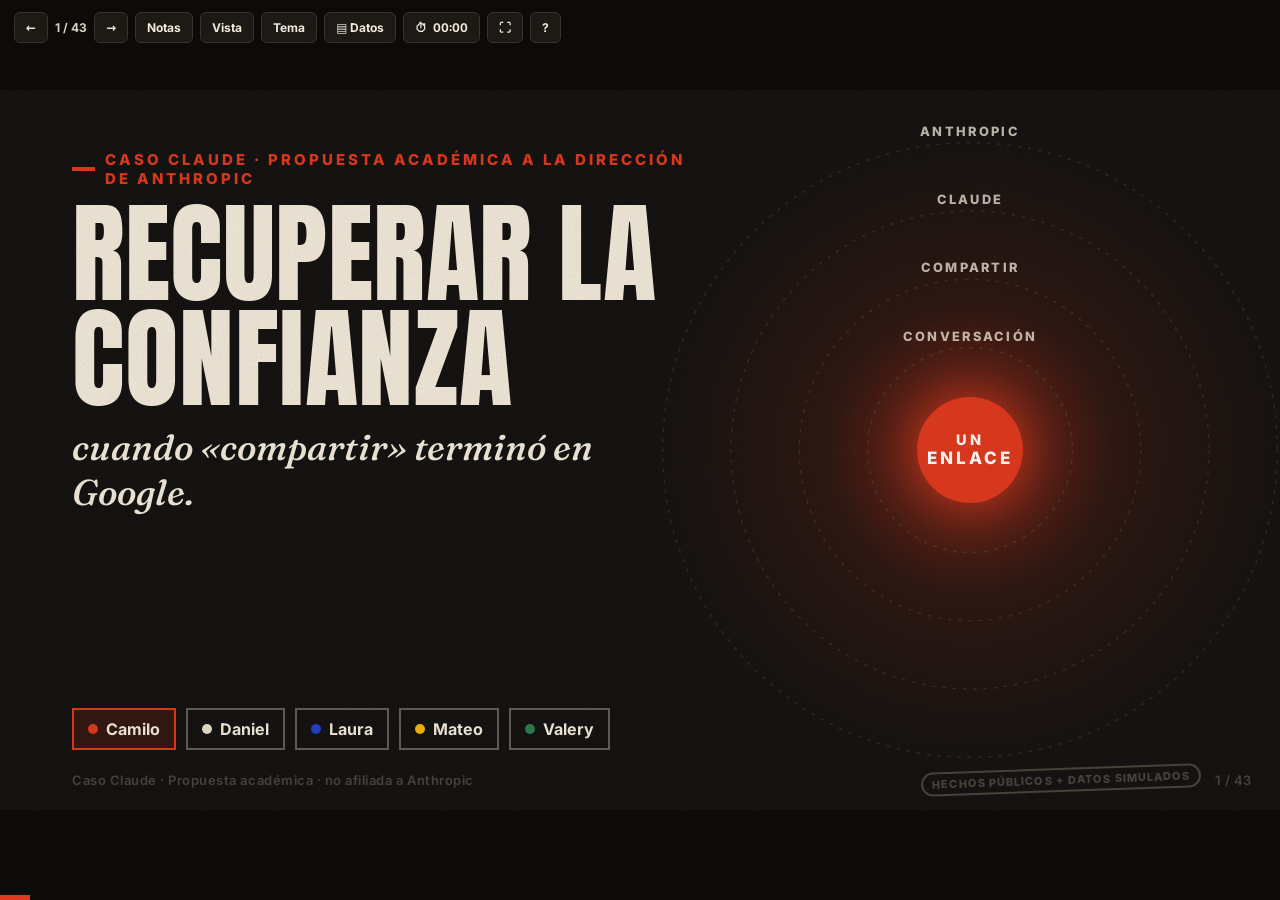
<file: index.html>
<!doctype html>
<html lang="es">
<head>
<meta charset="utf-8">
<meta name="viewport" content="width=device-width, initial-scale=1">
<title>Caso Claude · Recuperar la confianza</title>
<link rel="stylesheet" href="presentacion/assets/styles.css?v=6">
</head>
<body>
<!-- Recursos SVG compartidos: tramas de semitono, brillo e iconos de collage -->
<svg width="0" height="0" style="position:absolute" aria-hidden="true">
  <defs>
    <radialGradient id="glowRed"><stop offset="0" stop-color="#E03A1E" stop-opacity=".55"/><stop offset=".45" stop-color="#E03A1E" stop-opacity=".12"/><stop offset="1" stop-color="#E03A1E" stop-opacity="0"/></radialGradient>
    <radialGradient id="glowGreen"><stop offset="0" stop-color="#46B57A" stop-opacity=".5"/><stop offset=".45" stop-color="#46B57A" stop-opacity=".12"/><stop offset="1" stop-color="#46B57A" stop-opacity="0"/></radialGradient>
    <pattern id="ht" width="7" height="7" patternUnits="userSpaceOnUse"><rect width="7" height="7" fill="#FFFDF7"/><circle cx="3.5" cy="3.5" r="1.7" fill="#151311"/></pattern>
    <pattern id="htR" width="7" height="7" patternUnits="userSpaceOnUse"><rect width="7" height="7" fill="#F7C9BE"/><circle cx="3.5" cy="3.5" r="2" fill="#E03A1E"/></pattern>
    <pattern id="htB" width="7" height="7" patternUnits="userSpaceOnUse"><rect width="7" height="7" fill="#C9D1F5"/><circle cx="3.5" cy="3.5" r="2" fill="#2442C9"/></pattern>
    <pattern id="htY" width="7" height="7" patternUnits="userSpaceOnUse"><rect width="7" height="7" fill="#FBE7A6"/><circle cx="3.5" cy="3.5" r="2" fill="#C99400"/></pattern>
    <pattern id="htG" width="7" height="7" patternUnits="userSpaceOnUse"><rect width="7" height="7" fill="#CFE6D7"/><circle cx="3.5" cy="3.5" r="2" fill="#2E7D4F"/></pattern>
    <symbol id="i-store" viewBox="0 0 100 100"><rect x="14" y="40" width="72" height="50" fill="url(#ht)" stroke="#151311" stroke-width="4"/><path d="M8 40 L18 14 H82 L92 40 Z" fill="#FFFDF7" stroke="#151311" stroke-width="4"/><path d="M8 40 q10 12 21 0 q10 12 21 0 q10 12 21 0 q10 12 21 0" fill="#F2B705" stroke="#151311" stroke-width="4"/><rect x="40" y="60" width="20" height="30" fill="#151311"/></symbol>
    <symbol id="i-mega" viewBox="0 0 100 100"><path d="M12 40 H32 L78 14 V86 L32 60 H12 Z" fill="url(#ht)" stroke="#151311" stroke-width="4" stroke-linejoin="round"/><rect x="20" y="60" width="14" height="28" fill="#151311"/><path d="M86 34 q8 16 0 32" fill="none" stroke="#151311" stroke-width="5" stroke-linecap="round"/></symbol>
    <symbol id="i-bulb" viewBox="0 0 100 100"><circle cx="50" cy="40" r="30" fill="url(#htY)" stroke="#151311" stroke-width="4"/><rect x="36" y="66" width="28" height="18" fill="#FFFDF7" stroke="#151311" stroke-width="4"/><path d="M38 74 H62 M40 80 H60" stroke="#151311" stroke-width="3"/><path d="M42 50 q8 -18 16 0" fill="none" stroke="#151311" stroke-width="3"/><path d="M50 2 V-6 M12 14 L6 8 M88 14 L94 8 M2 42 H-6 M98 42 H106" stroke="#151311" stroke-width="4" stroke-linecap="round"/></symbol>
    <symbol id="i-lock" viewBox="0 0 100 100"><path d="M30 46 V30 a20 20 0 0 1 40 0 V46" fill="none" stroke="#151311" stroke-width="8"/><rect x="18" y="44" width="64" height="48" fill="url(#htY)" stroke="#151311" stroke-width="4"/><circle cx="50" cy="64" r="7" fill="#151311"/><rect x="47" y="66" width="6" height="14" fill="#151311"/></symbol>
    <symbol id="i-robot" viewBox="0 0 100 100"><rect x="18" y="26" width="64" height="52" rx="10" fill="url(#htB)" stroke="#151311" stroke-width="4"/><circle cx="38" cy="50" r="7" fill="#FFFDF7" stroke="#151311" stroke-width="3"/><circle cx="62" cy="50" r="7" fill="#FFFDF7" stroke="#151311" stroke-width="3"/><path d="M38 66 H62" stroke="#151311" stroke-width="4"/><path d="M50 26 V12" stroke="#151311" stroke-width="4"/><circle cx="50" cy="10" r="5" fill="#E03A1E" stroke="#151311" stroke-width="3"/></symbol>
    <symbol id="i-person" viewBox="0 0 100 100"><circle cx="50" cy="30" r="17" fill="url(#htY)" stroke="#151311" stroke-width="4"/><path d="M18 92 q0 -40 32 -40 q32 0 32 40 Z" fill="url(#htY)" stroke="#151311" stroke-width="4"/></symbol>
  </defs>
</svg>

<div id="stage"><main id="deck">
<!-- ================================================================ CAMILO · EL PROBLEMA -->
<section class="slide cover" data-speaker="Camilo" data-title="Portada" data-src="mixto">
  <svg class="waves" viewBox="-410 -410 820 820" aria-hidden="true">
    <circle class="glow" r="380"/>
    <circle class="ring" r="120"/><circle class="ring" r="200"/><circle class="ring" r="280"/><circle class="ring" r="360"/>
    <circle class="wave" r="400" style="--i:0"/><circle class="wave" r="400" style="--i:1"/><circle class="wave" r="400" style="--i:2"/><circle class="wave" r="400" style="--i:3"/>
    <circle class="core" r="62"/>
    <text y="-6" style="fill:#fff;font-size:17px">UN</text><text y="16" style="fill:#fff;font-size:20px">ENLACE</text>
    <text y="-128">CONVERSACIÓN</text><text y="-208">COMPARTIR</text><text y="-288">CLAUDE</text><text y="-368">ANTHROPIC</text>
  </svg>
  <div style="position:relative;z-index:3;max-width:640px">
    <div class="kicker" data-a="up">Caso Claude · Propuesta académica a la dirección de Anthropic</div>
    <h1 class="hl xl" data-a="up" data-d="150">Recuperar la confianza</h1>
    <p class="say" data-a="up" data-d="350" style="color:#F2EBDC;margin-top:14px"><em>cuando «compartir» terminó en Google.</em></p>
  </div>
  <div class="team" data-a="up" data-d="700" style="position:relative;z-index:3">
    <span class="lead" style="--c:var(--red)">Camilo</span><span style="--c:#E8DFCB">Daniel</span><span style="--c:var(--blue)">Laura</span><span style="--c:var(--mustard)">Mateo</span><span style="--c:var(--green)">Valery</span>
  </div>
  <aside class="notes">Buenas. Soy Camilo y con Daniel, Laura, Mateo y Valery analizamos un caso real: conversaciones y documentos de Claude que la gente compartió con un enlace terminaron apareciendo en Google. Miren el centro: un solo enlace. Las ondas son lo que pasó después: la duda salió del enlace y llegó hasta Anthropic como empresa.</aside>
</section>

<section class="slide" data-speaker="Camilo" data-title="La pregunta" data-src="propuesta">
  <div class="fill center">
    <p class="say" data-a="up" style="font-size:44px">¿Qué pasa cuando compartir</p>
    <div class="ransom" data-ransom data-a="pop" data-d="300" style="font-size:118px;justify-content:center;margin:20px 0">publica</div>
    <p class="say" data-a="up" data-d="650" style="font-size:44px">tu conversación?</p>
  </div>
  <aside class="notes">Empiezo con una pregunta: ¿qué pasa cuando el botón de compartir termina publicando tu conversación? Eso fue lo que pasó.</aside>
</section>

<section class="slide t-red" data-speaker="Camilo" data-title="Dos veces" data-src="real">
  <div class="kicker" style="color:#fff" data-a="up">Conversaciones de Claude en buscadores · septiembre de 2025 y julio de 2026</div>
  <div class="fill">
    <div class="row" style="align-items:flex-end;gap:26px">
      <span class="hero s1" data-count="2" data-a="up" data-d="150">0</span>
      <span class="say" data-a="up" data-d="450" style="font-size:42px;margin-bottom:28px;color:#fff">veces<br>en diez meses</span>
    </div>
    <p class="body mt" data-a="up" data-d="800" style="color:#fff">La primera vez, Google estimó cerca de 600 conversaciones indexadas. La segunda llegaron también los artefactos.</p>
  </div>
  <svg data-burst="14" data-a="pop" data-d="1100" viewBox="-100 -100 200 200" style="position:absolute;right:80px;top:110px;width:230px;height:230px" aria-hidden="true"><text y="-4" text-anchor="middle" style="font:400 42px var(--display);fill:#151311">600</text><text y="30" text-anchor="middle" style="font:800 18px var(--sans);fill:#151311">CHATS · 2025</text></svg>
  <aside class="notes">Pasó dos veces en diez meses. En septiembre de 2025 Google tenía indexadas cerca de 600 conversaciones de Claude. En julio de 2026 volvió a pasar, y esta vez también aparecieron los artefactos. Que se repita es lo que convierte un error en una crisis.</aside>
</section>

<section class="slide" data-speaker="Camilo" data-title="Confianza a la mitad">
  <div class="kicker" data-a="up">Índice de confianza en la privacidad · 0 a 100 · escenario simulado</div>
  <h2 class="hl md" data-a="up" data-d="100">La confianza cayó a la mitad en dos meses</h2>
  <div class="fill">
    <div class="split" style="grid-template-columns:auto 1fr auto;gap:36px">
      <div data-a="left" data-d="300"><div class="hero s2">80</div><div class="lbl">junio</div></div>
      <svg class="chart" data-chart="caida" style="height:240px"></svg>
      <div data-a="right" data-d="1200"><div class="hero s2 c-red">41</div><div class="lbl">agosto</div></div>
    </div>
  </div>
  <aside class="notes">En nuestro escenario simulado, el índice de confianza en la privacidad estaba en 80 en junio. En agosto cayó a 41: casi la mitad.</aside>
</section>

<section class="slide" data-speaker="Camilo" data-title="NPS">
  <div class="kicker" data-a="up">NPS · disposición a recomendar Claude · escenario simulado</div>
  <h2 class="hl md" data-a="up" data-d="100">De recomendarlo a pedir que lo eviten</h2>
  <div class="fill">
    <div class="row" style="justify-content:space-between;align-items:flex-end">
      <div data-a="up" data-d="300"><span class="lbl">junio</span><div class="hero s3">+38</div></div>
      <div data-a="pop" data-d="1500" style="text-align:right"><span class="lbl">agosto</span><div class="hero s2 c-red">−14</div></div>
    </div>
    <div class="meter mt" data-a="fade" data-d="200" style="--from:69%;--to:43%"><span class="pin"></span></div>
    <div class="row" style="justify-content:space-between;margin-top:10px"><span class="lbl">−100 · lo desaconsejan</span><span class="lbl">0</span><span class="lbl">+100 · lo recomiendan</span></div>
  </div>
  <aside class="notes">El NPS mide si los usuarios recomendarían Claude. Estaba en más 38. Pasó a menos 14: hay más usuarios que lo desaconsejan que usuarios que lo recomiendan.</aside>
</section>

<section class="slide" data-speaker="Camilo" data-title="Dejaron de compartir">
  <div class="kicker" data-a="up">Usuarios que usan la función Compartir · junio frente a agosto</div>
  <h2 class="hl md" data-a="up" data-d="100">La mitad dejó de compartir</h2>
  <div class="fill">
    <div class="stores" data-stores data-icon="i-person" data-gone="1,3,4,6,8" style="display:grid;grid-template-columns:repeat(10,1fr);gap:16px"></div>
    <p class="say sm mt2" data-a="up" data-d="2000">De 12,4 % a 6,2 % de los usuarios. Una función útil que la gente ahora evita.</p>
  </div>
  <aside class="notes">La mitad de los usuarios que compartían dejaron de hacerlo: pasamos de 12,4 % a 6,2 %. Cuando la gente no confía en una función, simplemente deja de usarla.</aside>
</section>

<section class="slide" data-speaker="Camilo" data-title="Siguen vivos">
  <div class="kicker" data-a="up">Enlaces que llegaron a un buscador · estado al 30 de septiembre</div>
  <h2 class="hl md" data-a="up" data-d="100">60 de cada 100 siguen activos</h2>
  <div class="fill">
    <div class="split" style="grid-template-columns:auto 1fr;gap:56px">
      <div class="waffle" data-waffle="100" data-red="60" style="grid-template-columns:repeat(10,30px)"></div>
      <div>
        <p class="say" data-a="up" data-d="300">Google ya no los muestra, pero quien guardó el enlace <b>todavía puede abrirlo</b>.</p>
        <p class="say mt c-red" data-a="up" data-d="700">Solo 40 de cada 100 dueños lo desactivaron.</p>
      </div>
    </div>
  </div>
  <aside class="notes">Y algo que poca gente sabe: sacar un enlace de Google no lo apaga. En nuestros datos, de cada 100 enlaces que llegaron a un buscador, 60 siguen activos. Solo 40 dueños los desactivaron.</aside>
</section>

<section class="slide" data-speaker="Camilo" data-title="Qué pasó" data-steps="6" data-src="real">
  <div class="kicker" data-a="up">Qué pasó · hechos públicos</div>
  <h2 class="hl md" data-a="up" data-d="100">Seis momentos que nos trajeron aquí</h2>
  <div class="fill">
    <div class="tl" style="display:grid;grid-template-columns:repeat(6,1fr);gap:14px;position:relative">
      <div style="position:absolute;left:0;right:0;top:30px;height:6px;background:var(--ink)" data-a="growx" data-d="300"></div>
      <div data-b="1"><div class="tdot" style="background:var(--ink)"></div><div class="hero s4" style="font-size:46px">jun 24</div><p class="lbl" style="color:var(--ink)">Llegan los artefactos: chats y apps que se comparten con un enlace</p></div>
      <div data-b="2"><div class="tdot" style="background:var(--red)"></div><div class="hero s4" style="font-size:46px">sep 25</div><p class="lbl" style="color:var(--ink)">Google tenía cerca de 600 chats indexados; los retira</p></div>
      <div data-b="3"><div class="tdot" style="background:var(--red)"></div><div class="hero s4" style="font-size:46px">sep 25</div><p class="lbl" style="color:var(--ink)">Anthropic: «no compartimos directorios ni sitemaps»</p></div>
      <div data-b="4"><div class="tdot" style="background:var(--red)"></div><div class="hero s4" style="font-size:46px">25 jul</div><p class="lbl" style="color:var(--ink)">En Reddit, «site:claude.ai/share» devuelve chats</p></div>
      <div data-b="5"><div class="tdot" style="background:var(--red)"></div><div class="hero s4" style="font-size:46px">26 jul</div><p class="lbl" style="color:var(--ink)">También artefactos; los resultados empiezan a desaparecer</p></div>
      <div data-b="6"><div class="tdot" style="background:var(--red)"></div><div class="hero s4" style="font-size:46px">27 jul</div><p class="lbl" style="color:var(--ink)">La prensa reporta llaves cripto, CV y documentos internos</p></div>
    </div>
  </div>
  <aside class="notes">Seis momentos, todos públicos. [→] En 2024 llegan los artefactos, que también se comparten con un enlace. [→] En septiembre de 2025 Google tenía cerca de 600 chats indexados y los retira. [→] Anthropic responde que no comparte directorios ni sitemaps con los buscadores. [→] El 25 de julio de 2026, en Reddit, alguien busca site dos puntos claude punto ai barra share y aparecen chats. [→] Al día siguiente aparecen también artefactos, y los resultados empiezan a desaparecer. [→] Y el 27 la prensa reporta llaves de billeteras cripto, hojas de vida y documentos internos.</aside>
</section>

<section class="slide" data-speaker="Camilo" data-title="El contagio" data-src="propuesta">
  <div class="kicker" data-a="up">Escalamiento de la desconfianza</div>
  <h2 class="hl md" data-a="up" data-d="100">El enlace era uno. La duda subió.</h2>
  <div class="fill"><svg class="chart" data-chart="escalera" style="height:380px"></svg></div>
  <aside class="notes">El problema técnico fue un enlace. Pero la duda subió: a la conversación, a la función de compartir, a Claude y, al final, a Anthropic como empresa.</aside>
</section>

<section class="slide t-ink" data-speaker="Camilo" data-title="Crisis institucional" data-src="propuesta">
  <div class="fill">
    <div class="kicker" data-a="up">Diagnóstico</div>
    <h2 class="hl xl" data-a="up" data-d="150">No falló un enlace.</h2>
    <h2 class="hl xl c-red" data-a="up" data-d="550">Se rompió una promesa.</h2>
    <p class="say sm mt2" data-a="up" data-d="1000" style="color:#E8DFCB;max-width:920px">Una <b>crisis institucional</b> pone en duda la legitimidad de una organización y su capacidad de cumplir lo que promete (Coombs, 2007). Anthropic se presenta como una empresa de seguridad de IA.</p>
  </div>
  <span class="sticker" data-a="pop" data-d="1400" style="position:absolute;right:80px;top:120px;color:var(--mustard);font-size:18px">Accidental + repetida = prevenible · SCCT</span>
  <aside class="notes">Esto no es solo un error técnico. Es una crisis institucional: lo que está en duda es si una empresa que se presenta como de seguridad de IA cumple lo que promete. Según la teoría de Coombs, un error accidental que se repite se juzga como prevenible: ya no basta con explicar, hay que demostrar el cambio.</aside>
</section>

<section class="slide" data-speaker="Camilo" data-title="Cuatro capas" data-steps="4">
  <div class="kicker" data-a="up">Las cuatro capas de la crisis · auditoría simulada de 2.400 enlaces</div>
  <h2 class="hl md" data-a="up" data-d="100">Un enlace, cuatro heridas</h2>
  <div class="fill">
    <div class="cols4">
      <div class="cut tilt-l" data-b="1"><div class="tape"></div><div class="lbl">Privacidad</div><div class="hero s3 c-red" style="font-size:76px">56</div><p>de 154 enlaces indexados con datos sensibles</p></div>
      <div class="cut tilt-r" data-b="2"><div class="tape"></div><div class="lbl">Técnica</div><div class="hero s3 c-red" style="font-size:76px">0%</div><p>de páginas con un noindex que el buscador pudiera leer</p></div>
      <div class="cut tilt-l" data-b="3"><div class="tape"></div><div class="lbl">Informacional</div><div class="hero s3 c-red" style="font-size:76px">94%</div><p>los publicó su dueño sin saber que eso los volvía buscables</p></div>
      <div class="cut red tilt-r" data-b="4"><div class="tape"></div><div class="lbl" style="color:#fff">Reputacional</div><div class="hero s3" style="font-size:76px">48%</div><p>de las quejas vino de quien nunca compartió nada</p></div>
    </div>
  </div>
  <aside class="notes">Un enlace abrió cuatro heridas. [→] De privacidad: 56 de los 154 enlaces indexados tenían datos sensibles. [→] Técnica: ninguna página tenía un noindex que el buscador pudiera leer. [→] Informacional: el 94 % los publicó su propio dueño, sin saber que eso los volvía buscables. [→] Y reputacional: casi la mitad de las quejas vino de personas que nunca compartieron nada.</aside>
</section>

<section class="slide" data-speaker="Camilo" data-title="Todo en verde">
  <div class="split">
    <div>
      <div class="kicker" data-a="up">El indicador que se miraba</div>
      <h2 class="hl" data-a="up" data-d="100">El tablero decía: todo bien</h2>
      <p class="say sm mt" data-a="up" data-d="400">Páginas de enlaces compartidos bloqueadas en robots.txt. Meta: 100 %.</p>
    </div>
    <svg class="chart" data-chart="gauge" style="height:430px"></svg>
  </div>
  <aside class="notes">Y aquí está la causa raíz. Este era el indicador: el cien por ciento de las páginas compartidas estaba bloqueado en robots.txt, el archivo que les dice a los buscadores qué no rastrear. Meta cumplida, todo en verde.</aside>
</section>

<section class="slide" data-speaker="Camilo" data-title="La causa raíz">
  <div class="kicker c-red" data-a="up">La causa raíz · % de enlaces indexados según dónde se publicaron</div>
  <h2 class="hl md" data-a="up" data-d="100">Bloquear el rastreo no impide aparecer</h2>
  <div class="fill"><svg class="chart" data-chart="heat" style="height:410px"></svg></div>
  <aside class="notes">Pero Google lo dice en su propia documentación: una página bloqueada en robots.txt se puede indexar igual si otros sitios la enlazan. Y como el buscador no puede entrar, nunca lee el noindex. Miren: los artefactos publicados en blogs llegaron a Google el 60 % de las veces; los que solo se mandaron por mensaje privado, menos del 1 %. No fue solo culpa de los usuarios: fue un tablero que medía lo equivocado. Daniel les muestra lo que dicen los datos.</aside>
</section>

<!-- ================================================================ DANIEL · DIAGNÓSTICO -->
<section class="slide divider t-ink" data-speaker="Daniel" data-title="Sección · Diagnóstico" style="--c:#151311" data-src="propuesta">
  <div class="curtain"></div><div class="num" style="color:rgba(242,235,220,.08)">02</div>
  <div class="inner"><div class="role c-red" data-a="up" data-d="350">02 · El diagnóstico</div><div class="ransom" data-ransom data-a="pop" data-d="450">Daniel</div><p class="q" data-a="up" data-d="800" style="color:#E8DFCB">Lo que dicen los datos</p></div>
  <aside class="notes">Soy Daniel. Les muestro qué dicen los datos.</aside>
</section>

<section class="slide" data-speaker="Daniel" data-title="×11">
  <div class="row" style="align-items:flex-end;gap:30px">
    <span class="hero s2 c-red" data-a="pop">×11</span>
    <h2 class="hl md" data-a="up" data-d="200" style="margin-bottom:18px">más menciones y tickets en la semana de la crisis</h2>
  </div>
  <div class="fill"><svg class="chart" data-chart="semanas" style="height:360px"></svg></div>
  <aside class="notes">La semana del 27 de julio llegaron 404 menciones y tickets, once veces el promedio de 35. Las rojas son de privacidad. El volumen tardó casi un mes en volver a lo normal.</aside>
</section>

<section class="slide" data-speaker="Daniel" data-title="56 horas">
  <div class="split l">
    <svg viewBox="0 0 200 200" style="width:100%;height:440px" data-a="pop" aria-hidden="true">
      <g class="crown"><rect x="88" y="6" width="24" height="16" rx="2" fill="#151311"/><rect x="94" y="20" width="12" height="6" fill="#151311"/></g>
      <path d="M40 40 L26 26 M160 40 L174 26" stroke="#151311" stroke-width="9" stroke-linecap="round"/>
      <circle cx="100" cy="104" r="80" fill="url(#ht)" stroke="#151311" stroke-width="8" style="filter:drop-shadow(6px 6px 0 #151311)"/>
      <circle cx="100" cy="104" r="62" fill="#FFFDF7" stroke="#151311" stroke-width="3"/>
      <g stroke="#151311" stroke-linecap="round">
        <path d="M100 46 V54 M158 104 H150 M100 162 V154 M42 104 H50" stroke-width="4"/>
        <path d="M129 53.8 L127 57.3 M150.2 75 L146.7 77 M150.2 133 L146.7 131 M129 154.2 L127 150.7 M71 154.2 L73 150.7 M49.8 133 L53.3 131 M49.8 75 L53.3 77 M71 53.8 L73 57.3" stroke-width="2.5"/>
      </g>
      <!-- Manecillas: giran con SVG nativo alrededor del eje (100,104), igual en cualquier navegador -->
      <g>
        <line x1="100" y1="104" x2="100" y2="66" stroke="#151311" stroke-width="9" stroke-linecap="round"/>
        <animateTransform attributeName="transform" type="rotate" from="0 100 104" to="360 100 104" dur="30s" repeatCount="indefinite"/>
      </g>
      <g>
        <line x1="100" y1="118" x2="100" y2="52" stroke="#E03A1E" stroke-width="5" stroke-linecap="round"/>
        <animateTransform attributeName="transform" type="rotate" calcMode="discrete" values="0 100 104;6 100 104;12 100 104;18 100 104;24 100 104;30 100 104;36 100 104;42 100 104;48 100 104;54 100 104;60 100 104;66 100 104;72 100 104;78 100 104;84 100 104;90 100 104;96 100 104;102 100 104;108 100 104;114 100 104;120 100 104;126 100 104;132 100 104;138 100 104;144 100 104;150 100 104;156 100 104;162 100 104;168 100 104;174 100 104;180 100 104;186 100 104;192 100 104;198 100 104;204 100 104;210 100 104;216 100 104;222 100 104;228 100 104;234 100 104;240 100 104;246 100 104;252 100 104;258 100 104;264 100 104;270 100 104;276 100 104;282 100 104;288 100 104;294 100 104;300 100 104;306 100 104;312 100 104;318 100 104;324 100 104;330 100 104;336 100 104;342 100 104;348 100 104;354 100 104;360 100 104" dur="6s" repeatCount="indefinite"/>
      </g>
      <circle cx="100" cy="104" r="8" fill="#151311"/><circle cx="100" cy="104" r="3" fill="#E03A1E"/>
    </svg>
    <div>
      <div class="kicker" data-a="up">Tiempo de respuesta de soporte · mediana · 30 días de crisis</div>
      <div class="hero s1 c-red" data-a="up" data-d="200"><span data-count="56">0</span> h</div>
      <p class="say mt" data-a="up" data-d="500">Más de dos días para responderle a alguien que quiere saber si su chat está en Google. Antes eran <b>20 h</b>.</p>
    </div>
  </div>
  <aside class="notes">Y el soporte colapsó. Responder un ticket pasó de 20 a 56 horas: más de dos días esperando para alguien que quiere saber si su conversación está en Google.</aside>
</section>

<section class="slide" data-speaker="Daniel" data-title="Sentimiento">
  <div class="kicker" data-a="up">Sentimiento de las menciones · escala −1 a +1</div>
  <h2 class="hl md" data-a="up" data-d="100">El ánimo de los usuarios se desplomó</h2>
  <div class="fill">
    <div class="row" style="justify-content:space-between;align-items:flex-end">
      <div data-a="up" data-d="300"><span class="lbl">antes</span><div class="hero s3">−0,04</div></div>
      <div data-a="pop" data-d="1500" style="text-align:right"><span class="lbl">30 días de crisis</span><div class="hero s2 c-red">−0,53</div></div>
    </div>
    <div class="meter mt" data-a="fade" data-d="200" style="--from:48%;--to:23.5%"><span class="pin"></span></div>
    <div class="row" style="justify-content:space-between;margin-top:10px"><span class="lbl">−1 · furia</span><span class="lbl">0</span><span class="lbl">+1 · satisfacción</span></div>
  </div>
  <aside class="notes">El tono de los mensajes pasó de neutral, menos 0,04, a muy negativo: menos 0,53.</aside>
</section>

<section class="slide" data-speaker="Daniel" data-title="Datos sensibles">
  <div class="split r">
    <div class="waffle" data-waffle="154" data-red="56" style="grid-template-columns:repeat(22,1fr);gap:6px"></div>
    <div>
      <div class="kicker" data-a="up">Enlaces indexados</div>
      <div class="hero s2" data-a="up" data-d="200"><span class="c-red">56</span><span style="font-size:.45em"> de 154</span></div>
      <p class="say mt" data-a="up" data-d="500">tenían datos sensibles: <b>20</b> datos de contacto, <b>18</b> documentos internos, <b>11</b> llaves o credenciales y <b>7</b> de salud.</p>
    </div>
  </div>
  <aside class="notes">Cada punto es un enlace que llegó a un buscador. 56 de 154 tenían datos sensibles: datos de contacto, documentos internos de empresas, llaves y credenciales, y datos de salud. Más de un tercio.</aside>
</section>

<section class="slide" data-speaker="Daniel" data-title="Los no afectados">
  <div class="split l">
    <svg class="chart" data-chart="donut" style="height:470px"></svg>
    <div>
      <div class="kicker" data-a="up">Quejas, preguntas y cancelaciones · 30 días de crisis</div>
      <h2 class="hl" data-a="up" data-d="200">El miedo llegó a quien no tenía nada expuesto</h2>
      <p class="say sm mt" data-a="up" data-d="500">Casi la mitad <b>nunca había compartido</b> una conversación.</p>
    </div>
  </div>
  <aside class="notes">Y el miedo no se quedó en los afectados. El 78 % de las quejas y preguntas vino de personas sin ningún enlace expuesto, y casi la mitad nunca había compartido nada. Eso es el contagio en datos.</aside>
</section>

<section class="slide" data-speaker="Daniel" data-title="Ficha de hechos" data-steps="3" data-src="real">
  <div class="kicker" data-a="up">Ficha única de hechos · con fuentes públicas</div>
  <h2 class="hl md" data-a="up" data-d="100">Lo que no consta, no se dice</h2>
  <div class="fill">
    <div class="cols3" style="text-align:center">
      <div data-b="1"><div class="hero s2 c-green">5</div><span class="stamp green">Confirmado</span><p class="lbl mt">Chats y artefactos en Google y Bing · solo contenido compartido · robots.txt no impide indexar · retiro 26–28 jul · ya pasó en 2025</p></div>
      <div data-b="2"><div class="hero s2" style="color:#B58700">1</div><span class="stamp mustard">Por confirmar</span><p class="lbl mt">Cuántas copias quedaron en archivos de terceros</p></div>
      <div data-b="3"><div class="hero s2 c-red">3</div><span class="stamp red">No consta</span><p class="lbl mt">Uso de las llaves expuestas · «culpa de los usuarios» · que no hubo datos sensibles</p></div>
    </div>
  </div>
  <aside class="notes">Todo esto termina en una ficha única de hechos. [→] Cinco datos confirmados por fuentes públicas. [→] Uno por confirmar: cuántas copias quedaron en archivos de terceros. [→] Y tres que no constan: que alguien haya usado las llaves expuestas, que sea culpa de los usuarios y que no haya habido datos sensibles. Lo que no consta no se dice en público. Laura les presenta la solución.</aside>
</section>

<!-- ================================================================ LAURA · LA SOLUCIÓN -->
<section class="slide divider" data-speaker="Laura" data-title="Sección · Solución" style="--c:var(--blue);color:#fff" data-src="propuesta">
  <div class="curtain"></div><div class="num">03</div>
  <div class="inner"><div class="role" data-a="up" data-d="350" style="color:#F2B705">03 · La solución</div><div class="ransom" data-ransom data-a="pop" data-d="450">Laura</div><p class="q" data-a="up" data-d="800">Cómo se recupera la confianza</p></div>
  <aside class="notes">Soy Laura. Les presento la solución.</aside>
</section>

<section class="slide" data-speaker="Laura" data-title="La propuesta" data-src="propuesta">
  <div class="split r">
    <div>
      <span class="sticker c-blue" data-a="pop" data-d="100">Compartir con Privacidad Verificable</span>
      <h2 class="hl xl mt" data-a="up" data-d="250"><span class="c-blue">La IA verifica.</span></h2>
      <h2 class="hl xl" data-a="up" data-d="650" style="color:#B58700">Las personas deciden.</h2>
    </div>
    <div class="row" style="justify-content:center;gap:10px">
      <svg class="ico float" viewBox="-10 -10 120 120" style="width:220px;height:220px" data-a="tilt" data-d="300"><use href="#i-robot"/></svg>
      <svg class="ico float" viewBox="-10 -10 120 120" style="width:220px;height:220px;animation-delay:1s" data-a="tilt" data-d="700"><use href="#i-person"/></svg>
    </div>
  </div>
  <aside class="notes">Nuestra propuesta se llama Compartir con Privacidad Verificable, y se resume en una frase: la IA verifica, las personas deciden.</aside>
</section>

<section class="slide" data-speaker="Laura" data-title="Cómo funciona" data-steps="5" data-src="propuesta">
  <div class="kicker c-blue" data-a="up">Cómo funciona</div>
  <h2 class="hl md" data-a="up" data-d="100">De datos dispersos a evidencia para cada público</h2>
  <div class="fill">
    <div class="flow">
      <div class="col" data-b="1"><div class="head" style="background:var(--ink);color:var(--paper)">Datos</div><div class="it">Enlaces públicos</div><div class="it">Buscadores</div><div class="it">Tickets y redes</div></div>
      <div class="col" data-b="2"><div class="head" style="background:var(--blue)">IA</div><div class="it">Detecta datos sensibles</div><div class="it">Verifica indexación</div><div class="it">Contrasta frases</div><div class="it">Entrena voceros</div></div>
      <div class="col" data-b="3"><div class="head" style="background:var(--ink);color:var(--paper)">Ficha única</div><div class="it">Confirmado</div><div class="it">Por confirmar</div><div class="it">No consta</div></div>
      <div class="col" data-b="4"><div class="head" style="background:#C99400">Personas</div><div class="it">Privacidad firma</div><div class="it">Legal aprueba</div><div class="it">Vocera responde</div></div>
      <div class="col" data-b="5"><div class="head" style="background:var(--green)">Públicos</div><div class="it">Usuarios afectados</div><div class="it">Autoridades de datos</div><div class="it">Empresas clientes</div><div class="it">Equipo</div></div>
    </div>
  </div>
  <aside class="notes">Funciona así. [→] Entran los datos que hoy están dispersos: los enlaces públicos, lo que muestran los buscadores y lo que dicen los usuarios. [→] La IA detecta datos sensibles, verifica si algo está indexado y contrasta cada frase. [→] Sale una sola ficha de hechos. [→] Con ella deciden las personas: Privacidad, Legal y la vocera. [→] Y cada público recibe la evidencia que necesita.</aside>
</section>

<section class="slide" data-speaker="Laura" data-title="Seis fases" data-src="propuesta">
  <div class="kicker c-blue" data-a="up">El sistema en el tiempo</div>
  <h2 class="hl md" data-a="up" data-d="100">De la primera hora al primer año</h2>
  <div class="fill">
    <div style="display:grid;grid-template-columns:repeat(6,1fr);gap:14px">
      <div class="phase" data-a="up" data-d="300"><span class="n">1</span><span class="t">Detectar</span><span class="lbl" style="font-size:16px">hora 1</span><span class="ia">Vigila buscadores</span><span class="hu">Privacidad confirma</span></div>
      <div class="phase" data-a="up" data-d="450"><span class="n">2</span><span class="t">Diagnosticar</span><span class="lbl" style="font-size:16px">día 1</span><span class="ia">Cruza enlaces y datos</span><span class="hu">Legal aprueba</span></div>
      <div class="phase" data-a="up" data-d="600"><span class="n">3</span><span class="t">Informar</span><span class="lbl" style="font-size:16px">semana 1</span><span class="ia">Prepara los avisos</span><span class="hu">Vocera da la cara</span></div>
      <div class="phase" data-a="up" data-d="750"><span class="n">4</span><span class="t">Dialogar</span><span class="lbl" style="font-size:16px">mes 1</span><span class="ia">Hecho vs. promesa</span><span class="hu">Solo lo hecho</span></div>
      <div class="phase" data-a="up" data-d="900"><span class="n">5</span><span class="t">Corregir</span><span class="lbl" style="font-size:16px">mes 3</span><span class="ia">Revisa antes de compartir</span><span class="hu">El usuario decide</span></div>
      <div class="phase" data-a="up" data-d="1050"><span class="n">6</span><span class="t">Recuperar</span><span class="lbl" style="font-size:16px">año 1</span><span class="ia">Datos para el reporte</span><span class="hu">Auditor externo firma</span></div>
    </div>
    <div class="row mt" data-a="fade" data-d="1300" style="gap:24px"><span class="sticker" style="color:var(--blue)">Azul · lo hace la IA</span><span class="sticker" style="color:#B58700">Amarillo · lo decide una persona</span></div>
  </div>
  <aside class="notes">El sistema trabaja en seis fases, desde la primera hora hasta el primer año. En azul, lo que hace la IA; en amarillo, lo que decide siempre una persona.</aside>
</section>

<section class="slide" data-speaker="Laura" data-title="Error 1: el comunicado" data-steps="2" data-src="propuesta">
  <div class="kicker c-blue" data-a="up">Error que evita · 1 de 3 · el comunicado</div>
  <div class="fill">
    <p class="say strike" data-a="up" data-d="200" style="font-size:44px">«Ninguna conversación privada fue expuesta y no hubo datos sensibles.»</p>
    <div data-b="1" class="mt"><span class="stamp red">Bloqueada · la segunda parte no consta</span></div>
    <p class="say mt2 c-green" data-b="2" style="font-size:38px">«Solo se expuso lo que alguien compartió. Algunos enlaces tenían datos sensibles y estamos avisando a cada usuario.»</p>
  </div>
  <aside class="notes">Tres errores que el sistema detiene. El primero: un comunicado que dice que no hubo datos sensibles. [→] La IA lo bloquea: esa parte no tiene respaldo en la ficha. [→] La versión aprobada dice solo lo que consta. Eso evita un problema legal y otra pérdida de credibilidad.</aside>
</section>

<section class="slide" data-speaker="Laura" data-title="Error 2: la entrevista" data-steps="2" data-src="propuesta">
  <div class="kicker c-blue" data-a="up">Error que evita · 2 de 3 · la entrevista</div>
  <div class="split l">
    <svg class="ico wobble" viewBox="-10 -10 120 120" style="height:360px" data-a="tilt" data-d="100"><use href="#i-mega"/></svg>
    <div>
      <p class="say" data-a="up" data-d="300" style="font-size:40px"><b>«¿Fue culpa de los usuarios que publicaron sus enlaces?»</b></p>
      <p class="lbl">Pregunta del periodista simulado por la IA</p>
      <div data-b="1" class="mt"><p class="say sm strike">«Sí, ellos los publicaron.»</p><span class="stamp red" style="font-size:28px">1 / 5</span></div>
      <div data-b="2" class="mt"><p class="say sm c-green">«Nuestro diseño debía protegerlos aunque los publicaran. Esa parte es nuestra.»</p><span class="stamp green" style="font-size:28px">5 / 5</span></div>
    </div>
  </div>
  <aside class="notes">El segundo: la entrevista. La IA hace de periodista hostil y pregunta si fue culpa de los usuarios. [→] Responder que sí se califica con 1 sobre 5: culpa a la víctima. [→] La respuesta entrenada saca 5 sobre 5: asume la parte que le toca a la empresa.</aside>
</section>

<section class="slide" data-speaker="Laura" data-title="Error 3: la promesa" data-steps="1" data-src="propuesta">
  <div class="kicker c-blue" data-a="up">Error que evita · 3 de 3 · el anuncio</div>
  <div class="fill">
    <p class="say" data-a="up" data-d="200" style="font-size:42px">«Agregamos noindex a las páginas compartidas <span class="strike" data-a="fade" data-d="900">y garantizamos que ningún chat volverá a aparecer en un buscador</span>.»</p>
    <div class="cols3 mt2" data-b="1" style="grid-template-columns:1fr 1fr">
      <div class="cut green tilt-l"><h3>HECHO · con evidencia</h3><p>Las páginas tienen un noindex que el buscador sí puede leer.</p></div>
      <div class="cut mustard tilt-r"><h3>PROMESA · se retira</h3><p>Ningún chat volverá a aparecer.</p></div>
    </div>
  </div>
  <aside class="notes">El tercero: mezclar lo hecho con lo prometido. Ya pasó dos veces; si la promesa falla una tercera, no hay vuelta atrás. [→] La IA separa el hecho, que tiene evidencia, de la promesa. Solo se anuncia lo hecho.</aside>
</section>

<section class="slide t-ink" data-speaker="Laura" data-title="Límites de la IA" data-steps="3" data-src="propuesta">
  <div class="kicker c-blue" data-a="up" style="color:#6E86FF">Reglas del sistema</div>
  <h2 class="hl md" data-a="up" data-d="100">Lo que la IA nunca hace</h2>
  <div class="fill">
    <div class="cols3">
      <div data-b="1"><div class="hero s4" style="color:#F2EBDC">Publicar</div><span class="stamp red" style="font-size:30px">Nunca</span></div>
      <div data-b="2"><div class="hero s4" style="color:#F2EBDC">Borrar</div><span class="stamp red" style="font-size:30px">Nunca</span><p class="lbl mt" style="color:#E8DFCB">el contenido de un usuario sin su permiso</p></div>
      <div data-b="3"><div class="hero s4" style="color:#F2EBDC">Decidir</div><span class="stamp red" style="font-size:30px">Nunca</span></div>
    </div>
  </div>
  <aside class="notes">Y tiene reglas claras. [→] La IA nunca publica sola, [→] nunca borra el contenido de un usuario sin su permiso [→] y nunca decide. Siempre firma una persona. Mateo les presenta las acciones.</aside>
</section>

<!-- ================================================================ MATEO · ACCIONES -->
<section class="slide divider" data-speaker="Mateo" data-title="Sección · Acciones" style="--c:var(--mustard);color:#151311" data-src="propuesta">
  <div class="curtain"></div><div class="num">04</div>
  <div class="inner"><div class="role" data-a="up" data-d="350">04 · Las acciones críticas</div><div class="ransom" data-ransom data-a="pop" data-d="450">Mateo</div><p class="q" data-a="up" data-d="800">Qué hacer en los próximos 90 días</p></div>
  <aside class="notes">Soy Mateo. Les presento las acciones de los próximos 90 días.</aside>
</section>

<section class="slide" data-speaker="Mateo" data-title="Ocho acciones" data-src="propuesta">
  <div class="split l">
    <div>
      <div class="kicker" data-a="up" style="color:#B58700">Priorización · impacto y esfuerzo</div>
      <h2 class="hl" data-a="up" data-d="100">8 acciones críticas</h2>
      <p class="say sm mt" data-a="up" data-d="300"><b class="c-green">5</b> victorias rápidas para los primeros 45 días.<br><b class="c-blue">3</b> proyectos estratégicos para el día 90.</p>
    </div>
    <svg class="chart" data-chart="matriz" style="height:500px"></svg>
  </div>
  <aside class="notes">Proponemos ocho acciones, ubicadas por impacto y esfuerzo. Cinco son victorias rápidas: alto impacto, poco esfuerzo, todas en los primeros 45 días. Tres son proyectos estratégicos para el día 90.</aside>
</section>

<section class="slide" data-speaker="Mateo" data-title="Acción 1" data-src="propuesta">
  <div class="split l">
    <div class="row" style="flex-direction:column;gap:18px">
      <svg class="ico" viewBox="-10 -10 120 120" style="width:230px;height:230px" data-a="tilt"><use href="#i-lock"/></svg>
      <div class="checks" data-checks style="display:grid;grid-template-columns:repeat(6,1fr);gap:10px;width:100%"></div>
    </div>
    <div>
      <div class="kicker" data-a="up" style="color:#B58700">Acción 1 · esta semana · Ingeniería web</div>
      <div class="hero s1 c-green" data-a="pop" data-d="1500">6/6</div>
      <p class="say" data-a="up" data-d="300">Ninguna página compartida sale sin sus seis verificaciones de no indexación. El sistema la <b>bloquea</b>.</p>
    </div>
  </div>
  <aside class="notes">La acción número uno: ninguna página compartida se publica sin sus seis verificaciones: noindex en la cabecera y en la página, rastreo permitido para que el buscador lo lea, fuera de los mapas del sitio, prueba en buscadores y registro en el panel del usuario. Esto ataca directamente la causa raíz que mostró Camilo.</aside>
</section>

<section class="slide" data-speaker="Mateo" data-title="Victorias rápidas" data-src="propuesta">
  <div class="kicker" data-a="up" style="color:var(--green)">Otras 4 victorias rápidas · días 0 a 45</div>
  <h2 class="hl md" data-a="up" data-d="100">Responder rápido, con una sola voz</h2>
  <div class="fill">
    <div class="cols4">
      <div class="cut tilt-l" data-a="tilt" data-d="300"><div class="hero s4 c-green">2</div><h3>Ficha de hechos + auditoría IA</h3><p>100 % de mensajes revisados</p></div>
      <div class="cut tilt-r" data-a="tilt" data-d="450"><div class="hero s4 c-green">3</div><h3>Aviso y atención a afectados</h3><p>Aviso en menos de 72 h · respuesta en menos de 12 h</p></div>
      <div class="cut tilt-l" data-a="tilt" data-d="600"><div class="hero s4 c-green">4</div><h3>Monitor de buscadores con IA</h3><p>Revisión diaria · 0 enlaces indexados</p></div>
      <div class="cut tilt-r" data-a="tilt" data-d="750"><div class="hero s4 c-green">5</div><h3>Aviso claro + panel Mis enlaces</h3><p>«Público y buscable», dicho sin letra pequeña</p></div>
    </div>
  </div>
  <aside class="notes">Las otras cuatro victorias rápidas: la ficha de hechos con auditoría de cada mensaje, avisar y atender con una persona a cada afectado, un monitor que revise los buscadores todos los días, y un aviso claro al compartir con un panel para ver y apagar tus enlaces.</aside>
</section>

<section class="slide" data-speaker="Mateo" data-title="Proyectos estratégicos" data-src="propuesta">
  <div class="kicker c-blue" data-a="up">3 proyectos estratégicos · al día 90</div>
  <h2 class="hl md" data-a="up" data-d="100">Demostrar el cambio, no solo anunciarlo</h2>
  <div class="fill">
    <div class="cols3">
      <div class="cut blue tilt-l" data-a="tilt" data-d="300"><div class="hero s4">6</div><h3>Escaneo de datos sensibles</h3><p>La IA avisa antes de compartir una llave o un dato de salud</p></div>
      <div class="cut blue tilt-r" data-a="tilt" data-d="450"><div class="hero s4">7</div><h3>Caducidad e invitación por defecto</h3><p>Enlaces que vencen y se abren solo con invitación</p></div>
      <div class="cut blue tilt-l" data-a="tilt" data-d="600"><div class="hero s4">8</div><h3>Auditoría externa + transparencia</h3><p>Un informe de hechos, no de promesas</p></div>
    </div>
  </div>
  <aside class="notes">Y tres proyectos estratégicos: que la IA avise antes de compartir una llave o un dato de salud, que los enlaces venzan y se abran solo con invitación, y una auditoría externa con un reporte público de transparencia.</aside>
</section>

<section class="slide" data-speaker="Mateo" data-title="Hoja de ruta" data-src="propuesta">
  <div class="kicker" data-a="up" style="color:#B58700">Hoja de ruta · 90 días</div>
  <h2 class="hl md" data-a="up" data-d="100">Cada acción tiene fecha y dueño</h2>
  <div class="fill"><svg class="chart" data-chart="gantt" style="height:420px"></svg></div>
  <aside class="notes">Así se ve en el tiempo. En 10 días ninguna página sale sin un noindex que se pueda leer. En 45, un monitor revisa los buscadores todos los días. En 90, los enlaces vencen y una auditoría externa publica lo que encontró. Cada acción tiene un responsable.</aside>
</section>

<section class="slide" data-speaker="Mateo" data-title="El simulacro">
  <div class="kicker c-green" data-a="up">La prueba · simulacro con datos simulados</div>
  <h2 class="hl md" data-a="up" data-d="100">Un enlace con una llave, detenido a tiempo</h2>
  <div class="fill"><svg class="chart" data-chart="ruta" style="height:400px"></svg></div>
  <aside class="notes">Y lo probamos en un simulacro. Un usuario va a compartir una conversación que tiene una llave de API. La IA la detecta y le avisa; el usuario la borra. Después publica el enlace en un foro. El rastreador sí puede leer el noindex, y el buscador no muestra nada. La llave nunca se publicó.</aside>
</section>

<section class="slide t-green" data-speaker="Mateo" data-title="72 h → 6 h">
  <div class="kicker" data-a="up" style="color:#fff">Tiempo para sacar un enlace de los buscadores</div>
  <div class="fill">
    <div class="row" style="align-items:center;gap:30px">
      <span class="hero s2" data-a="up" data-d="100" style="color:rgba(255,255,255,.55)"><span class="strike" data-a="fade" data-d="700" style="color:inherit">72 h</span></span>
      <svg viewBox="0 0 160 60" style="width:180px" aria-hidden="true"><path d="M5 34 C 50 10, 90 56, 140 30" fill="none" stroke="#fff" stroke-width="7" stroke-linecap="round" pathLength="1" data-a="draw" data-d="600"/><path d="M126 16 L148 29 L128 44" fill="none" stroke="#fff" stroke-width="7" stroke-linecap="round" stroke-linejoin="round" data-a="fade" data-d="1500"/></svg>
      <span class="hero s1" data-a="pop" data-d="1300"><span data-count="6" data-from="72" data-dur="1400">72</span> h</span>
    </div>
    <p class="say mt2" data-a="up" data-d="1800" style="color:#fff">Meta del día 90: <b>4 horas</b>. Un enlace expuesto, no miles. Valery les muestra los resultados.</p>
  </div>
  <aside class="notes">En julio, sacar los enlaces de los buscadores tomó cerca de 72 horas. En el simulacro, 6. La meta del día 90 es 4 horas. Valery les muestra los resultados.</aside>
</section>

<!-- ================================================================ VALERY · RESULTADOS -->
<section class="slide divider" data-speaker="Valery" data-title="Sección · Resultados" style="--c:var(--green);color:#fff" data-src="propuesta">
  <div class="curtain"></div><div class="num">05</div>
  <div class="inner"><div class="role" data-a="up" data-d="350" style="color:#F2B705">05 · Los resultados</div><div class="ransom" data-ransom data-a="pop" data-d="450">Valery</div><p class="q" data-a="up" data-d="800">Qué se gana con el plan</p></div>
  <aside class="notes">Soy Valery. Les muestro qué se gana con el plan.</aside>
</section>

<section class="slide" data-speaker="Valery" data-title="Nuevos OKR" data-steps="1" data-src="propuesta">
  <div class="kicker c-green" data-a="up">OKR de la función Compartir · ilustrativos</div>
  <h2 class="hl md" data-a="up" data-d="100">Dejamos de medir lo que no protege</h2>
  <div class="fill">
    <div class="split" style="align-items:start">
      <div data-a="left" data-d="300">
        <span class="sticker c-red">Antes · crecimiento</span>
        <p class="say sm mt strike" data-a="fade" data-d="1100">Enlaces compartidos +20 % por trimestre</p>
        <p class="say sm strike" data-a="fade" data-d="1250">Más artefactos públicos y virales</p>
        <p class="say sm strike" data-a="fade" data-d="1400">100 % de /share bloqueado en robots.txt</p>
      </div>
      <div data-b="1">
        <span class="sticker c-green">Ahora · privacidad verificable</span>
        <p class="say sm mt"><b class="c-green">0</b> páginas compartidas <span class="mark">indexadas</span>, verificado cada día</p>
        <p class="say sm"><b class="c-green">100 %</b> de enlaces revisados por datos sensibles</p>
        <p class="say sm"><b class="c-green">≤ 72 h</b> para avisar a un usuario afectado</p>
        <p class="say sm"><b class="c-green">≥ 3</b> hechos por cada promesa</p>
      </div>
    </div>
  </div>
  <aside class="notes">Proponemos cambiar lo que se mide. Los OKR de antes, que planteamos como ejemplo, medían crecimiento y un bloqueo que no protegía. [→] Los nuevos miden privacidad que se puede verificar: cero páginas indexadas revisadas cada día, todos los enlaces revisados por datos sensibles, aviso a un afectado en menos de 72 horas y más hechos que promesas.</aside>
</section>

<section class="slide" data-speaker="Valery" data-title="La confianza vuelve">
  <div class="kicker c-green" data-a="up">Índice de confianza · escenario simulado hasta septiembre, luego proyección</div>
  <h2 class="hl md" data-a="up" data-d="100">La confianza vuelve: 41 → 52 → 75</h2>
  <div class="fill"><svg class="chart" data-chart="confianza" style="height:420px"></svg></div>
  <aside class="notes">El indicador central: la confianza tocó fondo en 41, en septiembre va en 52 y con el plan proyectamos 75 en marzo de 2027, la meta. Fíjense que después de 2025 se recuperó sola, pero no llegó a su nivel anterior. Por eso no basta con esperar.</aside>
</section>

<section class="slide" data-speaker="Valery" data-title="La respuesta mejora">
  <div class="kicker c-green" data-a="up">Avance frente a la meta · septiembre 2026 · escenario simulado</div>
  <h2 class="hl md" data-a="up" data-d="100">La respuesta ya mejora</h2>
  <div class="fill"><div data-progress style="display:flex;flex-direction:column;gap:30px"></div></div>
  <aside class="notes">Lo que depende de la empresa mejora rápido: el soporte responde en 12 horas y se auditan todos los mensajes. Sacar un enlace de los buscadores todavía toma 30 horas, frente a una meta de 4. Y lo que depende del público, como el NPS, avanza más lento.</aside>
</section>

<section class="slide" data-speaker="Valery" data-title="El retorno">
  <div class="split r">
    <svg class="chart" data-chart="ventas" style="height:500px"></svg>
    <div>
      <div class="kicker c-green" data-a="up">Usuarios que usan Compartir</div>
      <div class="hero s1 c-green" data-a="up" data-d="200">+<span data-count-gain>0</span>%</div>
      <p class="say sm" data-a="up" data-d="500">más usuarios compartiendo entre septiembre y marzo. Compartir vuelve casi a su nivel previo en <b>marzo de 2027</b>.</p>
    </div>
  </div>
  <aside class="notes">Y el uso. Hoy comparte el 7,4 % de los usuarios. Con el plan proyectamos 12 % en marzo: 62 % más, casi el nivel de antes de la crisis. La gente vuelve a usar una función cuando confía en ella.</aside>
</section>

<section class="slide" data-speaker="Valery" data-title="Las tres decisiones" data-steps="3" data-src="propuesta">
  <div class="kicker c-green" data-a="up">Lo que le pedimos hoy a la dirección</div>
  <h2 class="hl md" data-a="up" data-d="100">Tres decisiones</h2>
  <div class="fill">
    <div class="cols3">
      <div class="cut green tilt-l" data-b="1"><div class="hero s2">6/6</div><h3>Aprobar el noindex verificable</h3><p>Ataca la causa raíz. Esta semana.</p></div>
      <div class="cut blue tilt-r" data-b="2"><div class="hero s2">1</div><h3>Nombrar un dueño de la ficha de hechos</h3><p>Ninguna frase sin respaldo llega a medios.</p></div>
      <div class="cut mustard tilt-l" data-b="3"><div class="hero s2">0</div><h3>Financiar el escaneo y la caducidad</h3><p>Cero datos sensibles públicos sin aviso. En 90 días.</p></div>
    </div>
  </div>
  <aside class="notes">Para cerrar, le pedimos a la dirección tres decisiones. [→] Aprobar esta semana el noindex que se pueda verificar. [→] Nombrar un dueño de la ficha de hechos. [→] Y financiar el escaneo de datos sensibles y la caducidad de los enlaces, para que ningún dato sensible quede público sin aviso.</aside>
</section>

<section class="slide cover" data-speaker="Valery" data-title="Cierre" data-src="propuesta">
  <svg class="waves green" viewBox="-410 -410 820 820" aria-hidden="true">
    <circle r="380" fill="url(#glowGreen)"/>
    <circle class="ring" r="120"/><circle class="ring" r="200"/><circle class="ring" r="280"/><circle class="ring" r="360"/>
    <circle class="wave" r="400" style="--i:0"/><circle class="wave" r="400" style="--i:1"/><circle class="wave" r="400" style="--i:2"/><circle class="wave" r="400" style="--i:3"/>
    <circle class="core" r="62"/>
    <text y="8" style="fill:#fff;font-size:18px">HECHOS</text>
  </svg>
  <div style="position:relative;z-index:3;max-width:660px;margin:auto 0">
    <p class="say" data-a="up" style="color:#F2EBDC;font-size:38px">Confianza =</p>
    <p class="hl" data-a="up" data-d="200" style="font-size:66px;color:#46B57A">mensaje + evidencia<br>+ consistencia + acción</p>
    <h2 class="hl xl mt2" data-a="pop" data-d="700">¿Preguntas?</h2>
    <button class="annex-cta" data-a="up" data-d="1200" data-annex-cta>▤ Anexo: cómo creamos los datos simulados →</button>
  </div>
  <aside class="notes">La confianza no la devuelve un comunicado. Es mensaje, evidencia, consistencia y acción. Ahora las ondas son verdes: la confianza también se contagia, pero solo con hechos. Muchas gracias.</aside>
</section>

<!-- ================================================================ ANEXO (oculto por defecto · botón «Datos» o tecla D) -->
<section class="slide divider" data-annex data-speaker="Equipo" data-title="Anexo · Datos simulados" style="--c:var(--blue);color:#fff" data-src="propuesta">
  <div class="curtain"></div><div class="num">A</div>
  <div class="inner"><div class="role" data-a="up" data-d="350" style="color:#F2B705">Anexo</div><div class="ransom" data-ransom data-a="pop" data-d="450">Datos simulados</div><p class="q" data-a="up" data-d="800">Cómo creamos y limpiamos los datos con IA</p></div>
  <aside class="notes">Anexo opcional, solo si el profesor lo pide. Lo puede presentar cualquier integrante del equipo: explica cómo creamos y limpiamos los datos simulados.</aside>
</section>

<section class="slide" data-annex data-speaker="Equipo" data-title="Por qué simulamos" data-src="propuesta">
  <div class="kicker c-blue" data-a="up">Anexo · 1</div>
  <h2 class="hl md" data-a="up" data-d="100">Los hechos son públicos. Las cifras, no.</h2>
  <div class="fill">
    <div class="split">
      <div class="cut tilt-l" data-a="tilt" data-d="300"><h3>El problema</h3><p>La prensa cuenta qué pasó, pero Anthropic no publica sus métricas internas.</p></div>
      <div class="cut blue tilt-r" data-a="tilt" data-d="500"><h3>La decisión</h3><p>Simularlas con IA, coherentes con los hechos públicos y con errores a propósito, porque en una crisis real los datos llegan sucios.</p></div>
    </div>
  </div>
  <aside class="notes">Los hechos del caso son públicos, pero las métricas internas de Anthropic no. Las simulamos con IA, coherentes con lo que reportó la prensa, y les metimos errores a propósito, porque en una crisis real los datos llegan sucios.</aside>
</section>

<section class="slide" data-annex data-speaker="Equipo" data-title="El prompt" data-src="propuesta">
  <div class="kicker c-blue" data-a="up">Anexo · 2 · el prompt (paradigma RISE)</div>
  <h2 class="hl md" data-a="up" data-d="100">Un prompt estructurado, no una pregunta suelta</h2>
  <div class="fill">
    <div class="cols4">
      <div class="cut blue" data-a="up" data-d="300"><div class="hero s3">R</div><h3>Rol</h3><p>Consultor senior en crisis, privacidad y datos</p></div>
      <div class="cut" data-a="up" data-d="450"><div class="hero s3 c-blue">I</div><h3>Insumos</h3><p>Hechos públicos del caso</p></div>
      <div class="cut" data-a="up" data-d="600"><div class="hero s3 c-blue">S</div><h3>Pasos</h3><p>Generar, sembrar errores, documentar</p></div>
      <div class="cut" data-a="up" data-d="750"><div class="hero s3 c-blue">E</div><h3>Expectativa</h3><p>Excel + hoja LEEME + código</p></div>
    </div>
  </div>
  <aside class="notes">Usamos un prompt con el paradigma RISE: rol, insumos, pasos y expectativa. Está completo en docs/prompt_RISE.md y en la hoja LEEME de cada Excel.</aside>
</section>

<section class="slide" data-annex data-speaker="Equipo" data-title="Tres bases">
  <div class="kicker c-blue" data-a="up">Anexo · 3 · las bases</div>
  <h2 class="hl md" data-a="up" data-d="100">Tres bases, coherentes con los hechos</h2>
  <div class="fill">
    <div class="cols3">
      <div data-a="up" data-d="300"><div class="hero s3 c-blue"><span data-count="2430">0</span></div><p class="say sm">enlaces auditados<br><span class="lbl">may-2025 a jul-2026</span></p></div>
      <div data-a="up" data-d="450"><div class="hero s3 c-blue"><span data-count="1428">0</span></div><p class="say sm">menciones y tickets<br><span class="lbl">jun a sep de 2026</span></p></div>
      <div data-a="up" data-d="600"><div class="hero s3 c-blue"><span data-count="24">0</span></div><p class="say sm">meses de KPI<br><span class="lbl">abr-2025 a mar-2027</span></p></div>
    </div>
  </div>
  <aside class="notes">Tres bases: 2.430 enlaces auditados, 1.428 menciones y tickets, y 24 meses de indicadores.</aside>
</section>

<section class="slide" data-annex data-speaker="Equipo" data-title="Errores sembrados">
  <div class="kicker c-blue" data-a="up">Anexo · 4 · errores sembrados a propósito</div>
  <h2 class="hl md" data-a="up" data-d="100">Datos sucios, como en la vida real</h2>
  <div class="fill">
    <div class="cols4" style="text-align:center">
      <div data-a="stamp" data-d="300"><div class="hero s3 c-red">50</div><span class="stamp red" style="font-size:24px">Duplicados</span></div>
      <div data-a="stamp" data-d="500"><div class="hero s3 c-red">45</div><span class="stamp red" style="font-size:24px">Vacíos</span></div>
      <div data-a="stamp" data-d="700"><div class="hero s3 c-red">17</div><span class="stamp red" style="font-size:24px">Fechas imposibles</span></div>
      <div data-a="stamp" data-d="900"><div class="hero s3 c-red">20</div><span class="stamp red" style="font-size:24px">Fuera de rango</span></div>
    </div>
    <p class="lbl mt2" data-a="fade" data-d="1200">Enlaces + menciones. Además, 7 etiquetas inconsistentes. Detalle en la hoja LEEME de cada Excel.</p>
  </div>
  <aside class="notes">Sembramos 50 duplicados, 45 vacíos, 17 fechas imposibles, 20 valores fuera de rango y 7 etiquetas inconsistentes, sumando las dos bases.</aside>
</section>

<section class="slide" data-annex data-speaker="Equipo" data-title="Limpieza">
  <div class="kicker c-blue" data-a="up">Anexo · 5 · la limpieza</div>
  <h2 class="hl md" data-a="up" data-d="100">La IA encontró y reportó cada error</h2>
  <div class="fill">
    <div class="split">
      <div data-a="up" data-d="300"><div class="hero s4" style="font-size:60px;white-space:nowrap"><span class="c-ink">2.430 →</span> <span class="c-green" data-count="2400" data-from="2430">2430</span></div><p class="say sm">enlaces válidos</p></div>
      <div data-a="up" data-d="500"><div class="hero s4" style="font-size:60px;white-space:nowrap"><span class="c-ink">1.428 →</span> <span class="c-green" data-count="1399" data-from="1428">1428</span></div><p class="say sm">menciones válidas</p></div>
    </div>
    <p class="say sm mt2" data-a="up" data-d="900">Los 5 tiempos de respuesta atípicos (más de 136 h) <b>no se borraron</b>: todos son de la crisis.</p>
  </div>
  <aside class="notes">Después de limpiar quedaron 2.400 enlaces y 1.399 menciones. Los atípicos de tiempo de respuesta no se borraron, porque son justamente la señal de la crisis.</aside>
</section>

<section class="slide t-ink" data-annex data-speaker="Equipo" data-title="Reproducible">
  <div class="kicker" data-a="up" style="color:#6E86FF">Anexo · 6 · reproducible</div>
  <h2 class="hl md" data-a="up" data-d="100">Cualquiera puede regenerar los mismos datos</h2>
  <div class="fill"><div class="term" data-type data-a="fade" data-d="300"></div></div>
  <aside class="notes">Todo es reproducible: con dos comandos en Python, y con semilla fija, cualquiera obtiene exactamente los mismos datos y gráficos.</aside>
</section>

<section class="slide" data-annex data-speaker="Equipo" data-title="Ética" data-src="propuesta">
  <div class="kicker c-blue" data-a="up">Anexo · 7 · uso responsable</div>
  <div class="fill center">
    <span class="stamp" data-a="stamp" data-d="200" style="font-size:96px;color:var(--blue)">Dato simulado</span>
    <p class="say mt2" data-a="up" data-d="700">Los hechos públicos van con su fuente. Las cifras simuladas van marcadas. No atribuimos a Anthropic ninguna métrica real.</p>
  </div>
  <aside class="notes">Y lo más importante: los hechos públicos van con su fuente, las cifras simuladas van marcadas, y no le atribuimos a Anthropic ninguna métrica real.</aside>
</section>

</main></div>

<div id="progress"></div>
<div id="hud">
  <button data-act="prev" title="Anterior (←)">←</button><span id="count">1 / 1</span><button data-act="next" title="Siguiente (→)">→</button>
  <button data-act="notes" title="Notas del expositor (N)">Notas</button>
  <button data-act="overview" title="Vista general (O)">Vista</button>
  <button data-act="theme" title="Tema noche (L)">Tema</button>
  <button data-act="annex" id="annexBtn" title="Mostrar u ocultar el anexo de datos simulados (D)">▤ Datos</button>
  <button data-act="goAnnex" id="goAnnex" title="Ir al anexo">Ir al anexo →</button>
  <button data-act="timer" title="Cronómetro (T)">⏱ <span id="timer">00:00</span></button>
  <button data-act="full" title="Pantalla completa (F)">⛶</button>
  <button data-act="help" title="Atajos (?)">?</button>
</div>
<aside id="notes-panel" aria-live="polite"></aside>
<div id="toast"></div>
<div id="help"><div class="box">
  <b>Atajos</b><br>
  <kbd>→</kbd> <kbd>Espacio</kbd> avanza (primero revela los pasos de la diapositiva) · <kbd>←</kbd> retrocede<br>
  <kbd>1</kbd> Camilo · <kbd>2</kbd> Daniel · <kbd>3</kbd> Laura · <kbd>4</kbd> Mateo · <kbd>5</kbd> Valery<br>
  <kbd>D</kbd> mostrar u ocultar el anexo de datos simulados<br>
  <kbd>N</kbd> notas · <kbd>O</kbd> vista general · <kbd>F</kbd> pantalla completa · <kbd>L</kbd> tema noche<br>
  <kbd>T</kbd> cronómetro · <kbd>R</kbd> reiniciar · <kbd>Inicio</kbd>/<kbd>Fin</kbd>
</div></div>

<script src="presentacion/assets/data.js?v=6"></script>
<script src="presentacion/assets/app.js?v=6"></script>
</body>
</html>
</file>
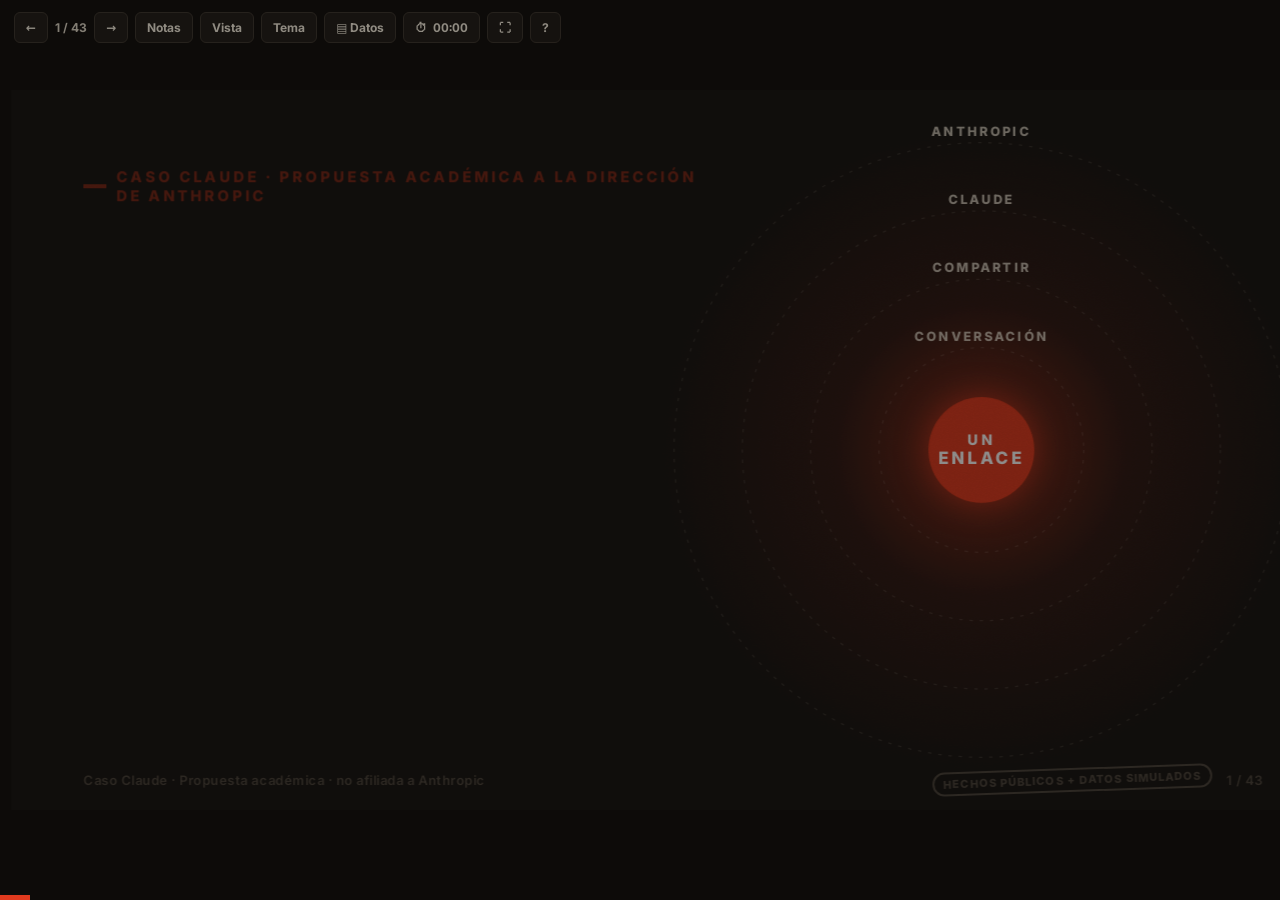
<file: presentacion/index.html>
<!doctype html>
<html lang="es"><head><meta charset="utf-8"><meta http-equiv="refresh" content="0; url=../index.html"><title>Caso Claude · Recuperar la confianza</title></head>
<body style="font-family:sans-serif;background:#F2EBDC;padding:40px">La presentación se movió a la raíz del proyecto: <a href="../index.html">abrir la presentación</a>.</body></html>
</file>
<file: presentacion/assets/styles.css>
/* =====================================================================
   Caso Claude · Enlaces compartidos en buscadores · Propuesta académica
   Sistema de diseño: collage editorial (risografía) + tablero de datos
   ===================================================================== */
/* Fuentes incluidas en la carpeta (funcionan sin internet) · licencia OFL */
@font-face{font-family:"Anton";src:url(fonts/anton-latin-400-normal.woff2) format("woff2");font-weight:400;font-display:block}
@font-face{font-family:"Fraunces";src:url(fonts/fraunces-latin-500-normal.woff2) format("woff2");font-weight:500;font-display:block}
@font-face{font-family:"Fraunces";src:url(fonts/fraunces-latin-700-normal.woff2) format("woff2");font-weight:700;font-display:block}
@font-face{font-family:"Fraunces";src:url(fonts/fraunces-latin-500-italic.woff2) format("woff2");font-weight:500;font-style:italic;font-display:block}
@font-face{font-family:"Inter";src:url(fonts/inter-latin-400-normal.woff2) format("woff2");font-weight:400;font-display:block}
@font-face{font-family:"Inter";src:url(fonts/inter-latin-600-normal.woff2) format("woff2");font-weight:600;font-display:block}
@font-face{font-family:"Inter";src:url(fonts/inter-latin-700-normal.woff2) format("woff2");font-weight:700;font-display:block}
@font-face{font-family:"Inter";src:url(fonts/inter-latin-800-normal.woff2) format("woff2");font-weight:800;font-display:block}
:root{
  /* Paleta semántica: cada color significa una sola cosa */
  --paper:#F2EBDC;   /* fondo · cercanía, alimento casero */
  --paper-2:#E8DFCB; /* papel recortado */
  --ink:#151311;     /* texto y recortes en semitono */
  --ink-2:#4B443C;   /* texto secundario */
  --red:#E03A1E;     /* SOLO crisis, riesgo y pérdida */
  --green:#2E7D4F;   /* SOLO recuperación y confianza */
  --mustard:#F2B705; /* SOLO decisión humana y acciones */
  --blue:#2442C9;    /* SOLO la IA (sobreimpresión riso) */
  --white:#FFFDF7;
  --display:"Anton","Bebas Neue",Impact,"Haettenschweiler","Arial Narrow Bold",sans-serif;
  --serif:"Fraunces",Georgia,"Times New Roman",serif;
  --sans:"Inter","Segoe UI",system-ui,-apple-system,Arial,sans-serif;
  --mono:"JetBrains Mono",Consolas,"Courier New",monospace;
  --ease:cubic-bezier(.2,.8,.2,1);
  --bounce:cubic-bezier(.34,1.56,.64,1);
}
/* Tema noche (tecla L): mismo significado, fondo de tinta */
body.night{
  --paper:#171411; --paper-2:#231F1A; --ink:#F2EBDC; --ink-2:#BDB3A2; --white:#2A251F;
  --red:#FF5636; --green:#46B57A; --mustard:#FFC929; --blue:#6E86FF;
}

*{box-sizing:border-box;margin:0;padding:0}
html,body{height:100%;background:#0d0b09;color:var(--ink);font-family:var(--sans);overflow:hidden}
#stage{position:fixed;inset:0;display:grid;place-items:center}
#deck{width:1280px;height:720px;position:relative;transform-origin:center center}

/* ---------- diapositiva ---------- */
.slide{position:absolute;inset:0;background:var(--paper);color:var(--ink);overflow:hidden;padding:58px 72px 64px;
  display:flex;flex-direction:column;visibility:hidden;opacity:0}
.slide.active{visibility:visible;opacity:1;animation:slideIn .55s var(--ease) both}
.slide.leaving{visibility:visible;opacity:1;animation:slideOut .45s var(--ease) both;z-index:2}
@keyframes slideIn{from{opacity:0;transform:translateX(26px)}to{opacity:1;transform:none}}
@keyframes slideOut{from{opacity:1}to{opacity:0;transform:translateX(-26px)}}
.slide .notes{display:none}
.slide.hidden-annex{display:none}

/* grano de papel sobre todas las diapositivas */
.slide::after{content:"";position:absolute;inset:0;pointer-events:none;z-index:50;opacity:.42;mix-blend-mode:multiply;
  background-image:url("data:image/svg+xml;utf8,<svg xmlns='http://www.w3.org/2000/svg' width='240' height='240'><filter id='n'><feTurbulence type='fractalNoise' baseFrequency='.85' numOctaves='3' stitchTiles='stitch'/><feColorMatrix values='0 0 0 0 .35  0 0 0 0 .3  0 0 0 0 .25  0 0 0 .55 0'/></filter><rect width='100%' height='100%' filter='url(%23n)'/></svg>")}
body.night .slide::after{mix-blend-mode:screen;opacity:.18}

/* tonos de fondo por momento de la historia */
.slide.t-ink{background:var(--ink);color:var(--paper)}
.slide.t-ink .kicker,.slide.t-ink .lbl{color:var(--paper)}
.slide.t-red{background:var(--red);color:var(--white)}
.slide.t-green{background:var(--green);color:var(--white)}
.slide.t-blue{background:var(--blue);color:var(--white)}
.slide.t-mustard{background:var(--mustard);color:var(--ink)}
body.night .slide.t-ink{background:#0b0a08;color:#F2EBDC}

/* ---------- tipografía ---------- */
.kicker{font:800 15px var(--sans);letter-spacing:.2em;text-transform:uppercase;color:var(--c,var(--red));display:flex;align-items:center;gap:10px;margin-bottom:14px}
.kicker::before{content:"";width:28px;height:4px;background:currentColor}
.hl{font-family:var(--display);font-weight:400;text-transform:uppercase;letter-spacing:.005em;line-height:.95;font-size:76px;max-width:1080px}
.hl.xl{font-size:110px}
.hl.md{font-size:60px}
.say{font-family:var(--serif);font-weight:500;font-size:36px;line-height:1.25;max-width:980px}
.say.sm{font-size:28px}
.body{font-size:26px;line-height:1.4;max-width:900px}
.lbl{font:700 22px var(--sans);color:var(--ink-2);line-height:1.3}
.hero{font-family:var(--display);font-weight:400;line-height:.85;letter-spacing:-.01em}
.hero.s1{font-size:240px}.hero.s2{font-size:180px}.hero.s3{font-size:130px}.hero.s4{font-size:96px}
.c-red{color:var(--red)}.c-green{color:var(--green)}.c-blue{color:var(--blue)}.c-mustard{color:var(--mustard)}.c-ink{color:var(--ink)}
.t-red .c-red,.t-red .hero{color:var(--white)}
em{font-style:italic;font-family:var(--serif)}
.mark{background:linear-gradient(transparent 55%,var(--mustard) 55%,var(--mustard) 92%,transparent 92%);padding:0 4px}
.strike{color:var(--ink-2);text-decoration-line:line-through;text-decoration-thickness:5px;text-decoration-color:transparent;text-decoration-skip-ink:none}
.slide.active .strike[data-a],.slide.active .strike.on,.slide [data-b].on .strike,.slide.active [data-a] .strike{animation:strike .6s ease .9s forwards}
@keyframes strike{to{text-decoration-color:var(--red)}}
body.overview .strike{text-decoration-color:var(--red)}

/* ---------- layout ---------- */
.fill{flex:1;min-height:0;display:flex;flex-direction:column;justify-content:center}
.center{align-items:center;justify-content:center;text-align:center}
.row{display:flex;gap:40px;align-items:center}
.split{display:grid;grid-template-columns:1fr 1fr;gap:48px;align-items:center}
.split.r{grid-template-columns:1.25fr 1fr}
.split.l{grid-template-columns:1fr 1.3fr}
.cols3{display:grid;grid-template-columns:repeat(3,1fr);gap:26px}
.cols4{display:grid;grid-template-columns:repeat(4,1fr);gap:22px}
.mt{margin-top:24px}.mt2{margin-top:40px}
svg.chart{display:block;width:100%;height:100%;overflow:visible}
svg.chart text{font-family:var(--sans)}

/* ---------- componentes de collage ---------- */
.cut{background:var(--white);color:var(--ink);padding:22px 26px;box-shadow:6px 6px 0 var(--ink);position:relative}
.cut.red{background:var(--red);color:var(--white)}
.cut.green{background:var(--green);color:var(--white)}
.cut.blue{background:var(--blue);color:var(--white)}
.cut.mustard{background:var(--mustard);color:var(--ink)}
.cut.ink{background:var(--ink);color:var(--paper)}
.cut h3{font:800 24px var(--sans);margin-bottom:8px;line-height:1.2}
.cut p{font-size:21px;line-height:1.38}
.tilt-l{transform:rotate(-2deg)}.tilt-r{transform:rotate(1.6deg)}
/* papel rasgado: el clip-path lo genera app.js en [data-torn] */
.tape{position:absolute;width:110px;height:30px;background:rgba(242,183,5,.75);top:-14px;left:50%;transform:translateX(-50%) rotate(-4deg);mix-blend-mode:multiply}
.sticker{display:inline-flex;align-items:center;gap:8px;font:800 14px var(--sans);letter-spacing:.08em;text-transform:uppercase;padding:7px 12px;border:2.5px solid currentColor;border-radius:999px;transform:rotate(-3deg)}
.stamp{display:inline-block;font-family:var(--display);font-size:40px;text-transform:uppercase;padding:6px 18px;border:5px solid currentColor;border-radius:8px;transform:rotate(-6deg);letter-spacing:.04em}
.stamp.red{color:var(--red)}.stamp.green{color:var(--green)}.stamp.mustard{color:#B58700}
body.night .stamp.mustard{color:var(--mustard)}
.dots{position:absolute;pointer-events:none;background-image:radial-gradient(var(--c,var(--ink)) 32%,transparent 36%);background-size:12px 12px;opacity:.9;
  -webkit-mask-image:radial-gradient(closest-side,#000 40%,transparent);mask-image:radial-gradient(closest-side,#000 40%,transparent)}
.halftone-fade{-webkit-mask-image:linear-gradient(90deg,#000,transparent);mask-image:linear-gradient(90deg,#000,transparent)}

/* letras recortadas tipo «nota de rescate» (las arma app.js) */
.ransom{display:flex;flex-wrap:wrap;gap:6px 4px;align-items:center;line-height:1}
.ransom .w{display:inline-flex;gap:3px;margin-right:18px}
.ransom .ch{display:inline-grid;place-items:center;min-width:.62em;padding:.06em .1em .02em;box-shadow:3px 3px 0 rgba(0,0,0,.35)}

/* icono de collage */
.ico{width:100%;height:100%;overflow:visible;filter:drop-shadow(5px 5px 0 var(--ink))}
body.night .ico{filter:drop-shadow(5px 5px 0 #000)}

/* ---------- elementos de datos ---------- */
.waffle{display:grid;gap:6px}
.waffle i{display:block;aspect-ratio:1;border-radius:50%;background:var(--paper-2);border:2px solid var(--ink)}
.waffle i.on{background:var(--ink)}
.waffle i.r{background:var(--red);border-color:var(--red)}
.waffle i.g{background:var(--green);border-color:var(--green)}
.waffle i.gone{background:transparent;border-style:dashed;border-color:var(--red)}
.bar-h{height:26px;background:var(--paper-2);border:2.5px solid var(--ink);position:relative;overflow:hidden}
.bar-h > b{position:absolute;inset:0 auto 0 0;background:var(--c,var(--green));width:var(--w,50%);transform-origin:left}
.meter{position:relative;height:34px;border:3px solid var(--ink);background:linear-gradient(90deg,var(--red),var(--paper-2) 50%,var(--green))}
.meter .pin{position:absolute;top:-16px;width:6px;height:62px;background:var(--ink);left:var(--x);transform:translateX(-50%)}
.term{background:#151311;color:#F2EBDC;font:500 21px/1.55 var(--mono);padding:24px 28px;box-shadow:8px 8px 0 var(--blue);white-space:pre;min-height:260px}
.term .p{color:#F2B705}.term .ok{color:#46B57A}
.flow{display:grid;grid-template-columns:repeat(5,1fr);gap:30px;position:relative}
.flow .col{display:flex;flex-direction:column;gap:12px}
.flow .col .head{font:800 19px var(--sans);text-transform:uppercase;letter-spacing:.06em;padding:12px 14px;color:var(--white)}
.flow .col .it{background:var(--white);border:2.5px solid var(--ink);padding:10px 12px;font:600 18px var(--sans)}
.phase{display:flex;flex-direction:column;gap:10px}
.phase .n{font-family:var(--display);font-size:64px;line-height:.9}
.phase .t{font:800 20px var(--sans);text-transform:uppercase}
.phase .ia{background:var(--blue);color:#fff;padding:10px 12px;font:600 17px/1.3 var(--sans)}
.phase .hu{background:var(--mustard);color:#151311;padding:10px 12px;font:700 17px/1.3 var(--sans)}

.tdot{width:26px;height:26px;border-radius:50%;border:5px solid var(--ink);margin:17px 0 16px;position:relative;z-index:2}
.slide.active .meter .pin{animation:pin 1.5s var(--ease) .7s both}
@keyframes pin{from{left:var(--from)}to{left:var(--to)}}
.slide.active .waffle i{animation:aPop .35s var(--bounce) both;animation-delay:calc(var(--i) * 9ms + 250ms)}
.waffle i{transition:background .4s,border-color .4s}
.stores .st{position:relative}
.stores .st svg{width:100%;height:auto;display:block}
.slide.active .stores .st{animation:aUp .5s var(--ease) both;animation-delay:calc(var(--i) * 70ms + 200ms)}
.stores .x{position:absolute;inset:-6px;overflow:visible}
.stores .x path{stroke:var(--red);stroke-width:12;stroke-linecap:round;fill:none}
.stores .st.gone svg.store{opacity:.35;filter:grayscale(1);transition:opacity .4s 1.4s}
.checks .ck{aspect-ratio:1;border:4px solid var(--ink);background:var(--white);display:grid;place-items:center}
.checks .ck svg{width:80%;height:80%}
.checks .ck path{stroke:var(--green);stroke-width:14;fill:none;stroke-linecap:round;stroke-linejoin:round}
.prog{display:grid;grid-template-columns:330px 1fr 150px;gap:26px;align-items:center}
.prog .nm{font:800 24px var(--sans)}
.prog .nm small{display:block;font:600 17px var(--sans);color:var(--ink-2);margin-top:4px}
.prog .bar{height:40px;border:3px solid var(--ink);background:var(--white);position:relative}
.prog .bar b{position:absolute;inset:0 auto 0 0;width:var(--w)}
.slide.active .prog .bar b{animation:aGrowX 1.1s var(--ease) both;transform-origin:left;animation-delay:var(--d)}
.prog .val{font-family:var(--display);font-size:56px;line-height:1;text-align:right}
/* ---------- chip de expositor y pie ---------- */
.who{position:absolute;top:22px;right:28px;z-index:40;display:flex;align-items:center;gap:8px;font:800 14px var(--sans);letter-spacing:.06em;text-transform:uppercase;
  padding:6px 13px;background:var(--ink);color:var(--paper);transform:rotate(1.5deg)}
.who::before{content:"";width:10px;height:10px;border-radius:50%;background:var(--c)}
.slide.t-ink .who{background:var(--paper);color:var(--ink)}
.foot{position:absolute;left:72px;right:28px;bottom:18px;z-index:40;display:flex;justify-content:space-between;align-items:center;font:600 13px var(--sans);color:var(--ink-2);letter-spacing:.04em}
.slide.t-ink .foot,.slide.t-red .foot,.slide.t-green .foot,.slide.t-blue .foot{color:rgba(255,255,255,.75)}
.foot .sim{border:2px solid currentColor;padding:3px 9px;border-radius:99px;font-weight:800;letter-spacing:.1em;text-transform:uppercase;font-size:11px;transform:rotate(-2deg)}
.foot .sim.real{border-style:dashed}

/* ---------- separador de sección (cortina de papel) ---------- */
.divider{padding:0;justify-content:center}
.divider .curtain{position:absolute;inset:-20px -40px;background:var(--c);transform-origin:left}
.slide.active.divider .curtain{animation:curtain .8s var(--ease) both}
@keyframes curtain{from{transform:translateX(-105%) rotate(-2deg)}to{transform:none}}
.divider .num{position:absolute;right:60px;bottom:-40px;font-family:var(--display);font-size:420px;line-height:1;color:rgba(0,0,0,.14)}
.divider .inner{position:relative;padding:0 90px;z-index:5}
.divider .role{font:800 22px var(--sans);letter-spacing:.24em;text-transform:uppercase;margin-bottom:18px}
.divider .ransom{font-size:120px}
.divider .q{font-family:var(--serif);font-size:34px;margin-top:26px;max-width:900px;line-height:1.25}

/* =====================================================================
   ANIMACIONES · data-a="up|pop|left|right|tilt|draw|grow|growx|stamp|fade"
   Se reproducen al activarse la diapositiva; data-d = retraso en ms (app.js)
   ===================================================================== */
.slide.active [data-a]{animation-duration:.65s;animation-timing-function:var(--ease);animation-fill-mode:both;animation-delay:var(--d,0ms)}
.slide.active [data-a="up"]{animation-name:aUp}
.slide.active [data-a="pop"]{animation-name:aPop;animation-timing-function:var(--bounce)}
.slide.active [data-a="left"]{animation-name:aLeft}
.slide.active [data-a="right"]{animation-name:aRight}
.slide.active [data-a="tilt"]{animation-name:aTilt;animation-timing-function:var(--bounce)}
.slide.active [data-a="stamp"]{animation-name:aStamp;animation-duration:.45s;animation-timing-function:var(--bounce)}
.slide.active [data-a="fade"]{animation-name:aFade}
.slide.active [data-a="grow"]{animation-name:aGrow;transform-box:fill-box;transform-origin:50% 100%}
.slide.active [data-a="growx"]{animation-name:aGrowX;transform-box:fill-box;transform-origin:0 50%}
.slide.active [data-a="draw"]{stroke-dasharray:1;animation-name:aDraw;animation-duration:1.3s}
@keyframes aUp{from{opacity:0;transform:translateY(34px)}to{opacity:1;transform:none}}
@keyframes aPop{from{opacity:0;transform:scale(.5) rotate(-6deg)}to{opacity:1;transform:none}}
@keyframes aLeft{from{opacity:0;transform:translateX(-60px)}to{opacity:1;transform:none}}
@keyframes aRight{from{opacity:0;transform:translateX(60px)}to{opacity:1;transform:none}}
@keyframes aTilt{from{opacity:0;transform:translateY(40px) rotate(8deg) scale(.9)}to{opacity:1}}
@keyframes aStamp{0%{opacity:0;transform:scale(2.4) rotate(-14deg)}100%{opacity:1}}
@keyframes aFade{from{opacity:0}to{opacity:1}}
@keyframes aGrow{from{transform:scaleY(0)}to{transform:scaleY(1)}}
@keyframes aGrowX{from{transform:scaleX(0)}to{transform:scaleX(1)}}
@keyframes aDraw{from{stroke-dashoffset:1}to{stroke-dashoffset:0}}
/* las piezas con rotación fija conservan su inclinación al terminar */
.slide.active .tilt-l[data-a]{animation-name:aTiltL}
.slide.active .tilt-r[data-a]{animation-name:aTiltR}
@keyframes aTiltL{from{opacity:0;transform:translateY(40px) rotate(6deg)}to{opacity:1;transform:rotate(-2deg)}}
@keyframes aTiltR{from{opacity:0;transform:translateY(40px) rotate(-6deg)}to{opacity:1;transform:rotate(1.6deg)}}
.slide.active .stamp[data-a]{animation-name:aStampR}
@keyframes aStampR{0%{opacity:0;transform:scale(2.4) rotate(-18deg)}100%{opacity:1;transform:rotate(-6deg)}}

/* builds: [data-b="n"] aparece al pulsar → (app.js agrega .on) */
.slide [data-b]:not(.on){opacity:0;pointer-events:none}
.slide [data-b].on{animation:aUp .55s var(--ease) both}
.slide [data-b].on[data-a="pop"],.slide [data-b].on.stamp{animation:aStampR .45s var(--bounce) both}
.slide [data-b].on[data-a="left"]{animation:aLeft .55s var(--ease) both}
.slide [data-b].on[data-a="grow"]{animation:aGrow .7s var(--ease) both;transform-box:fill-box;transform-origin:50% 100%}
.slide [data-b].on[data-a="growx"]{animation:aGrowX .7s var(--ease) both;transform-box:fill-box;transform-origin:0 50%}
.slide [data-b].on[data-a="fade"]{animation:aFade .5s ease both}
.build-hint{position:absolute;right:30px;bottom:44px;z-index:41;font:800 12px var(--sans);letter-spacing:.12em;color:var(--ink-2);opacity:0;transition:opacity .3s}
body.show-hud .slide.has-steps .build-hint{opacity:.8}

/* ---------- portada: ondas de luz ---------- */
.cover{background:var(--ink);color:var(--paper);padding:60px 72px}
.waves{position:absolute;right:-40px;top:50%;width:700px;height:700px;transform:translateY(-50%)}
.waves .wave{fill:none;stroke:var(--red);stroke-width:3;transform-box:fill-box;transform-origin:center;opacity:0}
.slide.active .waves .wave{animation:wave 4.8s cubic-bezier(.15,.6,.35,1) infinite;animation-delay:calc(var(--i) * 1.2s)}
@keyframes wave{0%{transform:scale(.12);opacity:0;stroke-width:10}10%{opacity:.95}70%{opacity:.35}100%{transform:scale(1);opacity:0;stroke-width:1.5}}
.waves .ring{fill:none;stroke:rgba(242,235,220,.12);stroke-width:1.5;stroke-dasharray:4 8}
.waves .core{fill:var(--red);filter:drop-shadow(0 0 30px rgba(224,58,30,.9))}
.slide.active .waves .core{animation:pulse 2.4s ease-in-out infinite}
@keyframes pulse{0%,100%{filter:drop-shadow(0 0 18px rgba(224,58,30,.7))}50%{filter:drop-shadow(0 0 48px rgba(224,58,30,1))}}
.waves .glow{fill:url(#glowRed)}
.waves text{font:800 15px var(--sans);letter-spacing:.18em;fill:rgba(242,235,220,.78);text-anchor:middle}
.waves.green .wave{stroke:var(--green)} .waves.green .core{fill:var(--green);filter:drop-shadow(0 0 30px rgba(46,125,79,.9))}
.slide.active .waves.green .core{animation:pulseG 2.4s ease-in-out infinite}
@keyframes pulseG{0%,100%{filter:drop-shadow(0 0 18px rgba(70,181,122,.6))}50%{filter:drop-shadow(0 0 48px rgba(70,181,122,1))}}
.cover .team{display:flex;gap:10px;flex-wrap:wrap;margin-top:auto}
.cover .team span{font:700 16px var(--sans);padding:9px 14px;border:2px solid rgba(242,235,220,.35);display:flex;gap:8px;align-items:center}
.cover .team span::before{content:"";width:10px;height:10px;border-radius:50%;background:var(--c)}
.cover .team span.lead{border-color:var(--red);background:rgba(224,58,30,.15)}

/* animaciones continuas pequeñas */
.slide.active .spin{animation:spin 6s linear infinite;transform-box:fill-box;transform-origin:center}
.slide.active .spin.fast{animation-duration:1.4s}
.slide.active .crown{animation:crown 1s ease-in-out infinite}
@keyframes crown{0%,100%{transform:translateY(0)}12%{transform:translateY(4px)}30%{transform:translateY(0)}}
@keyframes spin{to{transform:rotate(360deg)}}
.slide.active .wobble{animation:wobble 3.2s ease-in-out infinite;transform-origin:center}
@keyframes wobble{0%,100%{transform:rotate(-3deg)}50%{transform:rotate(3deg)}}
.slide.active .float{animation:float 4s ease-in-out infinite}
@keyframes float{0%,100%{transform:translateY(0)}50%{transform:translateY(-10px)}}
.blink{animation:blink 1s steps(1) infinite}
@keyframes blink{50%{opacity:0}}

/* botón visible del cierre hacia el anexo */
.annex-cta{margin-top:28px;font:800 18px var(--sans);letter-spacing:.04em;padding:12px 18px;background:#2442C9;color:#fff;border:0;box-shadow:5px 5px 0 #F2EBDC;cursor:pointer}
.annex-cta:hover{background:#3557e8}
@media print{.annex-cta{display:none}}
/* ---------- controles ---------- */
#progress{position:fixed;left:0;bottom:0;height:5px;background:var(--red);transition:width .35s,background .35s;z-index:20}
#hud{position:fixed;left:14px;top:12px;display:flex;gap:7px;align-items:center;font:700 12px var(--sans);color:#d9d2c3;z-index:20;opacity:0;transition:opacity .25s}
#hud:hover,body.show-hud #hud,body.notes-open #hud{opacity:1}
#hud button{background:#1d1a16;color:#F2EBDC;border:1px solid #3a342c;border-radius:6px;padding:7px 11px;font:700 12px var(--sans);cursor:pointer;display:inline-flex;gap:6px;align-items:center}
#hud button:hover{background:#2c2721}
#hud button.on{background:#2442C9;border-color:#6E86FF}
#hud #goAnnex{display:none;background:#F2B705;color:#151311;border-color:#F2B705}
body.annex-on #hud #goAnnex{display:inline-flex}
#timer{font-variant-numeric:tabular-nums}
#notes-panel{position:fixed;right:0;top:0;bottom:0;width:390px;background:#110f0c;color:#efe8da;padding:24px 22px 70px;transform:translateX(100%);transition:transform .25s;z-index:30;overflow:auto;font:16px/1.6 var(--sans);border-left:3px solid #E03A1E}
body.notes-open #notes-panel{transform:none}
body.notes-open #stage{right:390px}
#notes-panel .np-who{font-weight:800;font-size:13px;letter-spacing:.14em;text-transform:uppercase;margin-bottom:6px}
#notes-panel .np-title{font-family:var(--serif);font-size:23px;margin-bottom:12px}
#notes-panel .np-step{font-size:13px;color:#F2B705;margin-bottom:10px;font-weight:700}
#notes-panel .np-next{margin-top:22px;padding-top:12px;border-top:1px solid #2c2721;color:#a69c8b;font-size:14px}
body.overview #stage{display:block;overflow:auto;right:0}
body.overview #deck{transform:none!important;width:auto;height:auto;display:grid;grid-template-columns:repeat(5,1fr);gap:16px;padding:24px}
body.overview .slide{position:relative;inset:auto;visibility:visible;opacity:1;width:1280px;height:720px;zoom:.19;cursor:pointer;outline:10px solid transparent;animation:none}
body.overview .slide.hidden-annex{display:none}
body.overview .slide.current{outline-color:#F2B705}
body.overview .slide [data-b]{opacity:1!important}
#help{position:fixed;inset:0;display:none;place-items:center;background:rgba(0,0,0,.6);z-index:40}
body.help-open #help{display:grid}
#help .box{background:#F2EBDC;color:#151311;padding:30px 36px;max-width:560px;font:16px/1.9 var(--sans);box-shadow:8px 8px 0 #E03A1E}
#help kbd{background:#fff;border:2px solid #151311;padding:0 7px;font:700 13px var(--sans)}
#toast{position:fixed;left:50%;bottom:26px;transform:translate(-50%,20px);background:#151311;color:#F2EBDC;padding:12px 18px;font:700 14px var(--sans);border-left:5px solid #2442C9;opacity:0;transition:.3s;z-index:45;pointer-events:none}
#toast.show{opacity:1;transform:translate(-50%,0)}

@media (prefers-reduced-motion: reduce){
  *,*::before,*::after{animation-duration:.01ms!important;animation-iteration-count:1!important;animation-delay:0ms!important;transition:none!important}
  .waves .wave{opacity:.4}
}
@media print{
  html,body{overflow:visible;background:#fff}
  #stage{position:static;display:block}
  #deck{transform:none!important;width:auto;height:auto}
  .slide{position:relative;visibility:visible;opacity:1;page-break-after:always;width:1280px;height:720px}
  .slide [data-b]{opacity:1!important}
  #hud,#progress,#notes-panel,#help,#toast{display:none}
  @page{size:1280px 720px;margin:0}
}
</file>
